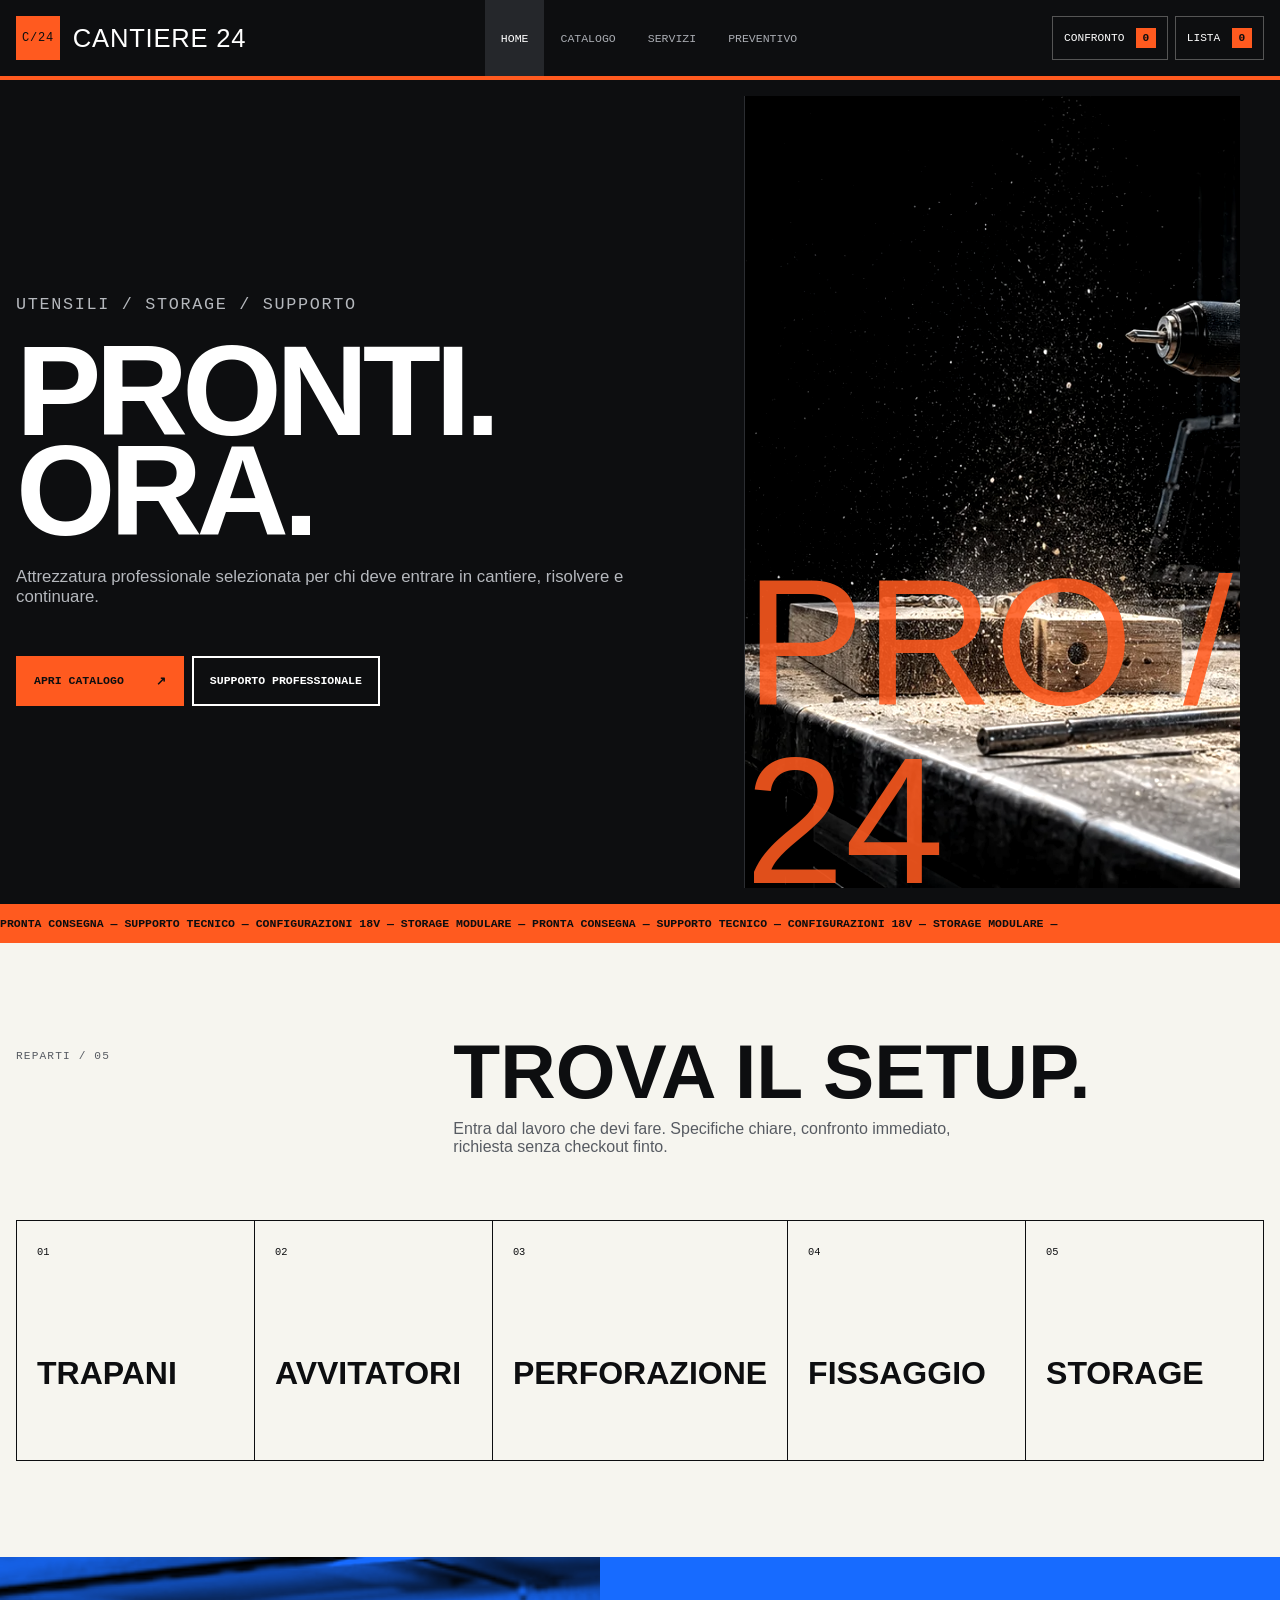
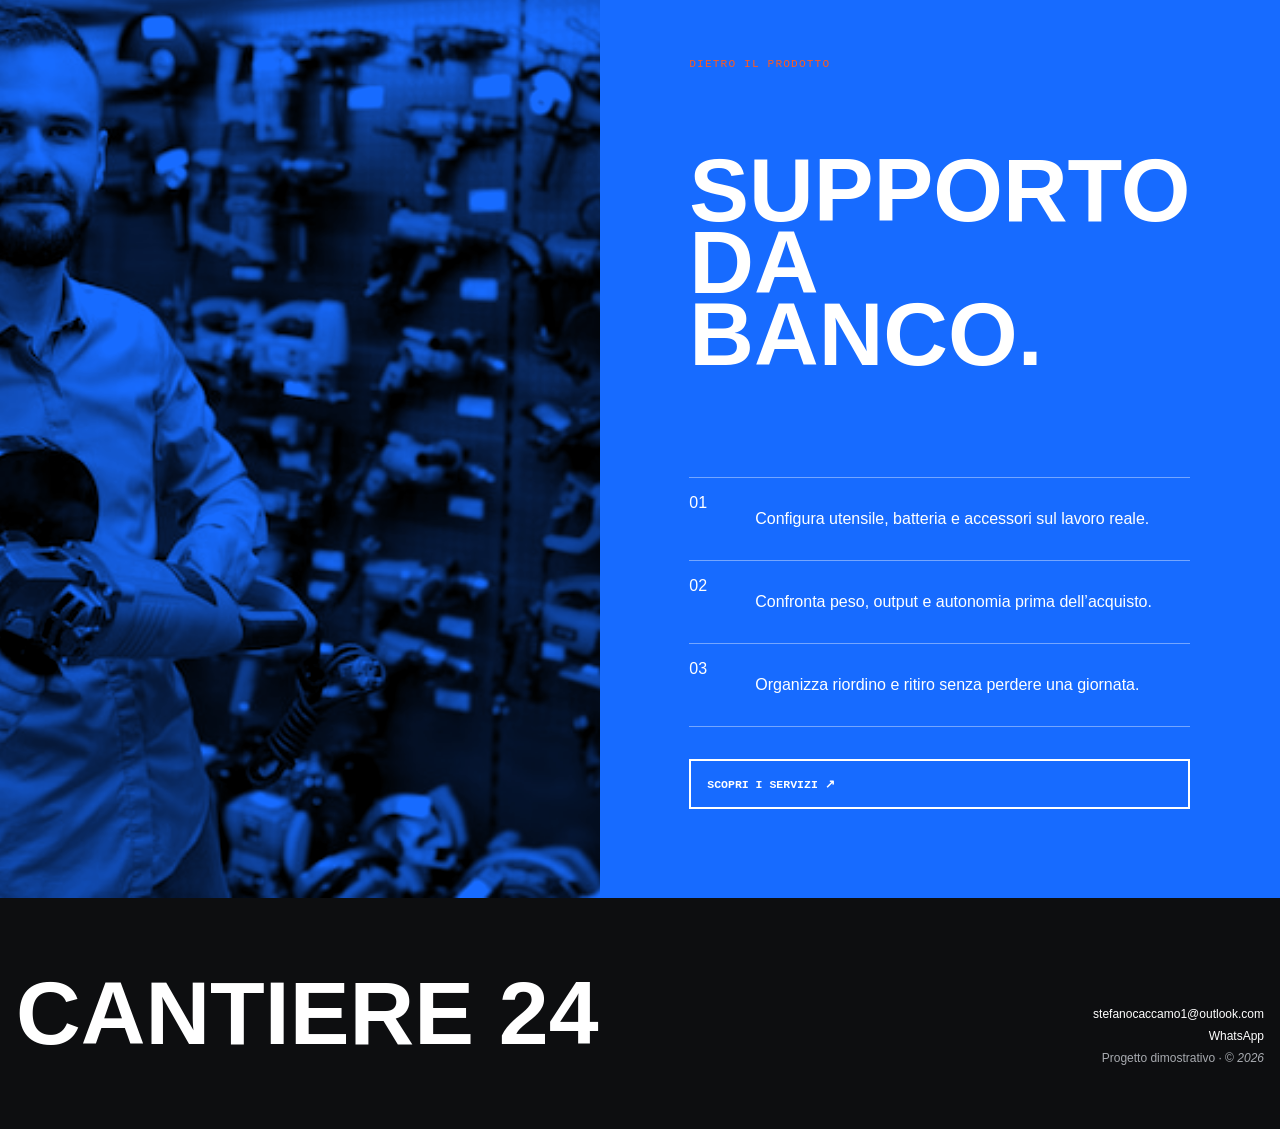
<file: index.html>
<!DOCTYPE html>
<html lang="it">
<head>
<meta charset="UTF-8">
<meta name="viewport" content="width=device-width,initial-scale=1">
<meta name="description" content="Cantiere 24: utensili, storage e supporto tecnico per professionisti.">
<title>Cantiere 24 — Pronti al lavoro</title><link rel="icon" type="image/svg+xml" href="images/favicon.svg">
<link rel="stylesheet" href="assets/css/styles.css">
</head>
<body data-page="home">
<header class="site-header"><a class="brand" href="index.html"><span class="brand-mark">C/24</span>CANTIERE 24</a><button class="nav-toggle" aria-controls="nav" aria-expanded="false"><span></span><span></span><span></span></button><nav id="nav" class="site-nav"><a data-nav="home" href="index.html">Home</a><a data-nav="catalogue" href="products.html">Catalogo</a><a data-nav="services" href="services.html">Servizi</a><a data-nav="quote" href="quote.html">Preventivo</a></nav><div class="header-tools">
<a href="products.html">Confronto <b data-compare-count>0</b></a><a href="quote.html">Lista <b data-quote-count>0</b></a>
</div></header><main><section class="hero"><div class="hero-copy">
<p class="kicker">Utensili / Storage / Supporto</p>
<h1>Pronti. Ora.</h1>
<p>Attrezzatura professionale selezionata per chi deve entrare in cantiere, risolvere e continuare.</p>
<div class="hero-actions">
<a class="button button-orange" href="products.html">Apri catalogo <span>↗</span></a><a class="button" href="services.html">Supporto professionale</a>
</div>
</div>
<figure class="hero-visual"><img src="images/generated/c24-hero-v1.webp" alt="Trapani professionali su banco tecnico Cantiere 24"></figure></section><div class="ticker"><span>PRONTA CONSEGNA — SUPPORTO TECNICO — CONFIGURAZIONI 18V — STORAGE MODULARE — PRONTA CONSEGNA — SUPPORTO TECNICO — CONFIGURAZIONI 18V — STORAGE MODULARE — </span></div>
<section class="section"><header class="section-head"><p class="kicker">Reparti / 05</p>
<div>
<h2>Trova il setup.</h2>
<p>Entra dal lavoro che devi fare. Specifiche chiare, confronto immediato, richiesta senza checkout finto.</p>
</div></header><div class="category-grid">
<a href="products.html"><span>01</span><h3>Trapani</h3></a><a href="products.html"><span>02</span><h3>Avvitatori</h3></a><a href="products.html"><span>03</span><h3>Perforazione</h3></a><a href="products.html"><span>04</span><h3>Fissaggio</h3></a><a href="products.html"><span>05</span><h3>Storage</h3></a>
</div></section><section class="service-band"><img src="images/staff/male-customer-power-tool-store_255667-70055-1896572058.jpg" alt="Consulenza su utensili professionali"><div class="service-copy">
<p class="kicker">Dietro il prodotto</p>
<h2>Supporto da banco.</h2>
<div class="service-list">
<div>
<span>01</span><p>Configura utensile, batteria e accessori sul lavoro reale.</p>
</div>
<div>
<span>02</span><p>Confronta peso, output e autonomia prima dell’acquisto.</p>
</div>
<div>
<span>03</span><p>Organizza riordino e ritiro senza perdere una giornata.</p>
</div>
</div>
<a class="button" href="services.html">Scopri i servizi ↗</a>
</div></section></main><footer class="site-footer"><strong>CANTIERE 24</strong><div>
<a href="mailto:stefanocaccamo1@outlook.com">stefanocaccamo1@outlook.com</a><a href="https://wa.me/393478349694">WhatsApp</a><span>Progetto dimostrativo · © <i data-year></i></span>
</div></footer><script src="assets/js/products.js"></script><script src="assets/js/main.js"></script>
</body>
</html>
</file>
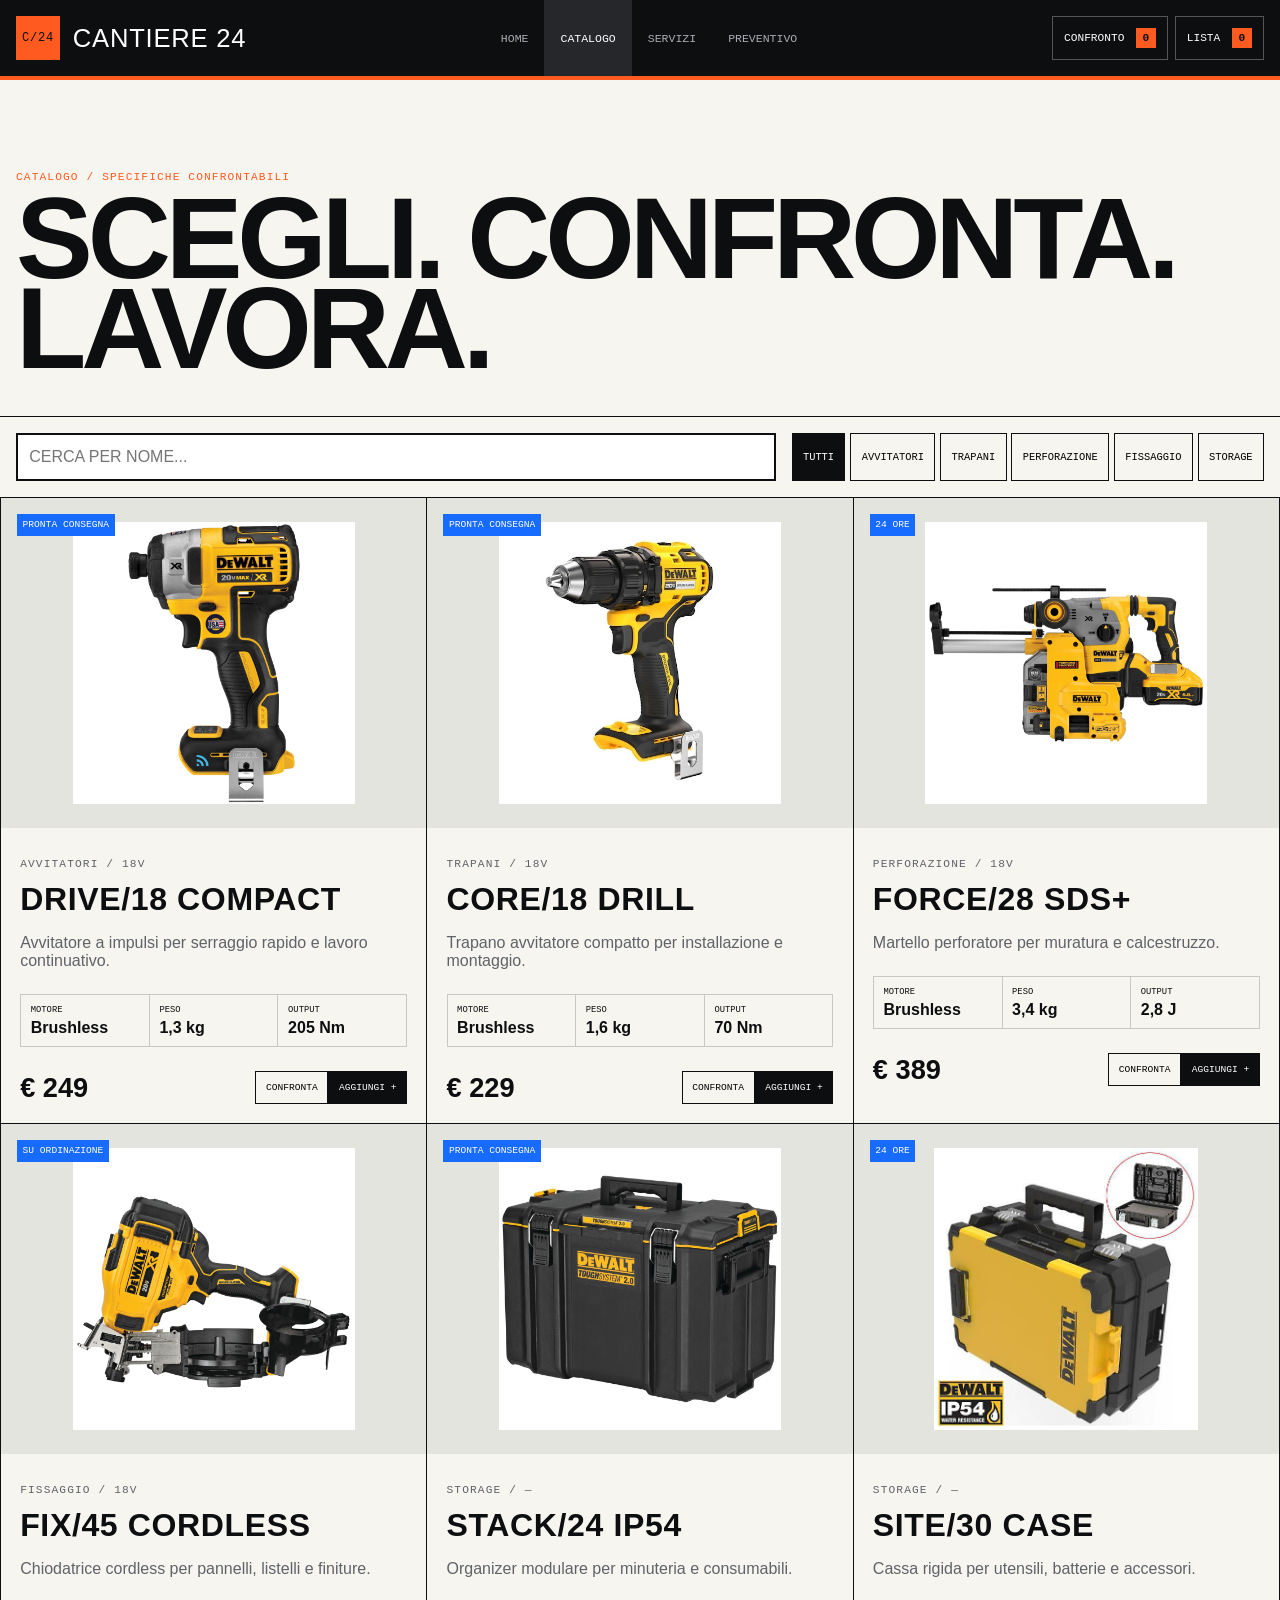
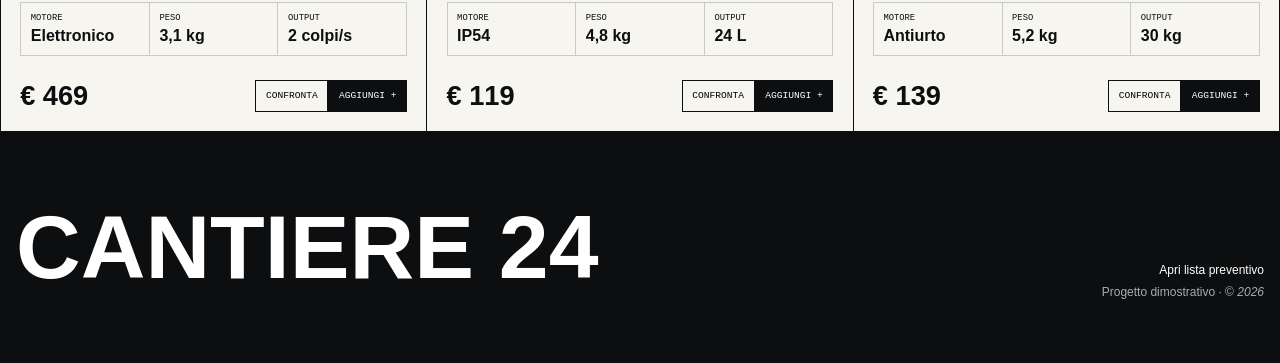
<file: products.html>
<!doctype html><html lang="it"><head><meta charset="UTF-8"><meta name="viewport" content="width=device-width,initial-scale=1"><meta name="description" content="Catalogo tecnico Cantiere 24."><title>Catalogo — Cantiere 24</title><link rel="icon" type="image/svg+xml" href="images/favicon.svg"><link rel="stylesheet" href="assets/css/styles.css"></head><body data-page="catalogue"><header class="site-header"><a class="brand" href="index.html"><span class="brand-mark">C/24</span>CANTIERE 24</a><button class="nav-toggle" aria-controls="nav" aria-expanded="false"><span></span><span></span><span></span></button><nav id="nav" class="site-nav"><a data-nav="home" href="index.html">Home</a><a data-nav="catalogue" href="products.html">Catalogo</a><a data-nav="services" href="services.html">Servizi</a><a data-nav="quote" href="quote.html">Preventivo</a></nav><div class="header-tools"><a href="#compare">Confronto <b data-compare-count>0</b></a><a href="quote.html">Lista <b data-quote-count>0</b></a></div></header><main><header class="page-header"><p class="kicker">Catalogo / Specifiche confrontabili</p><h1 class="page-title">Scegli. Confronta. Lavora.</h1></header><div class="catalog-tools"><input data-search type="search" placeholder="CERCA PER NOME..." aria-label="Cerca prodotto"><div class="categories" data-categories></div></div><section class="product-grid" data-products></section></main><aside id="compare" class="compare-panel" data-compare-panel hidden></aside><footer class="site-footer"><strong>CANTIERE 24</strong><div><a href="quote.html">Apri lista preventivo</a><span>Progetto dimostrativo · © <i data-year></i></span></div></footer><script src="assets/js/products.js"></script><script src="assets/js/main.js"></script></body></html>
</file>
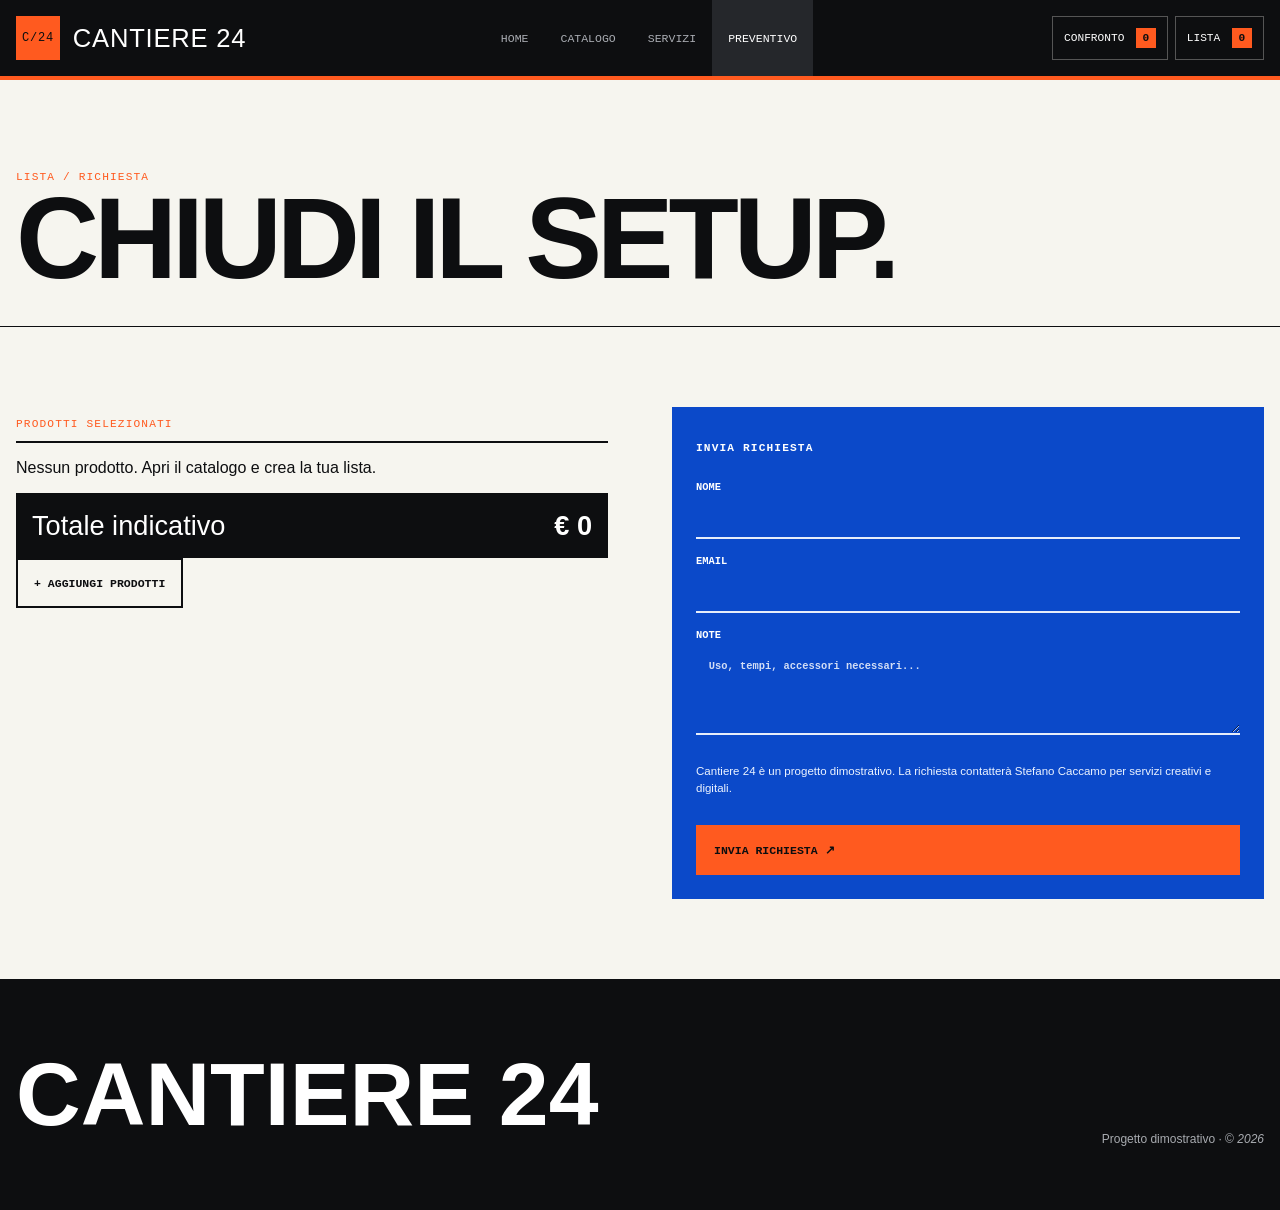
<file: quote.html>
<!doctype html><html lang="it"><head><meta charset="UTF-8"><meta name="viewport" content="width=device-width,initial-scale=1"><title>Preventivo — Cantiere 24</title><link rel="icon" type="image/svg+xml" href="images/favicon.svg"><link rel="stylesheet" href="assets/css/styles.css"></head><body data-page="quote"><header class="site-header"><a class="brand" href="index.html"><span class="brand-mark">C/24</span>CANTIERE 24</a><button class="nav-toggle" aria-controls="nav" aria-expanded="false"><span></span><span></span><span></span></button><nav id="nav" class="site-nav"><a data-nav="home" href="index.html">Home</a><a data-nav="catalogue" href="products.html">Catalogo</a><a data-nav="services" href="services.html">Servizi</a><a data-nav="quote" href="quote.html">Preventivo</a></nav><div class="header-tools"><a href="products.html">Confronto <b data-compare-count>0</b></a><a href="quote.html">Lista <b data-quote-count>0</b></a></div></header><main><header class="page-header"><p class="kicker">Lista / Richiesta</p><h1 class="page-title">Chiudi il setup.</h1></header><div class="quote-layout"><section><p class="kicker">Prodotti selezionati</p><ul class="quote-list" data-quote-list></ul><div class="quote-total"><span>Totale indicativo</span><strong>€ <span data-total>0</span></strong></div><a class="button" href="products.html">+ Aggiungi prodotti</a></section><form class="c24-form" data-quote-form><p class="kicker">Invia richiesta</p><label>Nome<input name="name" required></label><label>Email<input name="email" type="email" required></label><label>Note<textarea name="notes" rows="5" placeholder="Uso, tempi, accessori necessari..."></textarea></label><p class="demo-note">Cantiere 24 è un progetto dimostrativo. La richiesta contatterà Stefano Caccamo per servizi creativi e digitali.</p><button class="button button-orange" type="submit">Invia richiesta ↗</button></form></div></main><footer class="site-footer"><strong>CANTIERE 24</strong><div><span>Progetto dimostrativo · © <i data-year></i></span></div></footer><script src="assets/js/products.js"></script><script src="assets/js/main.js"></script></body></html>
</file>
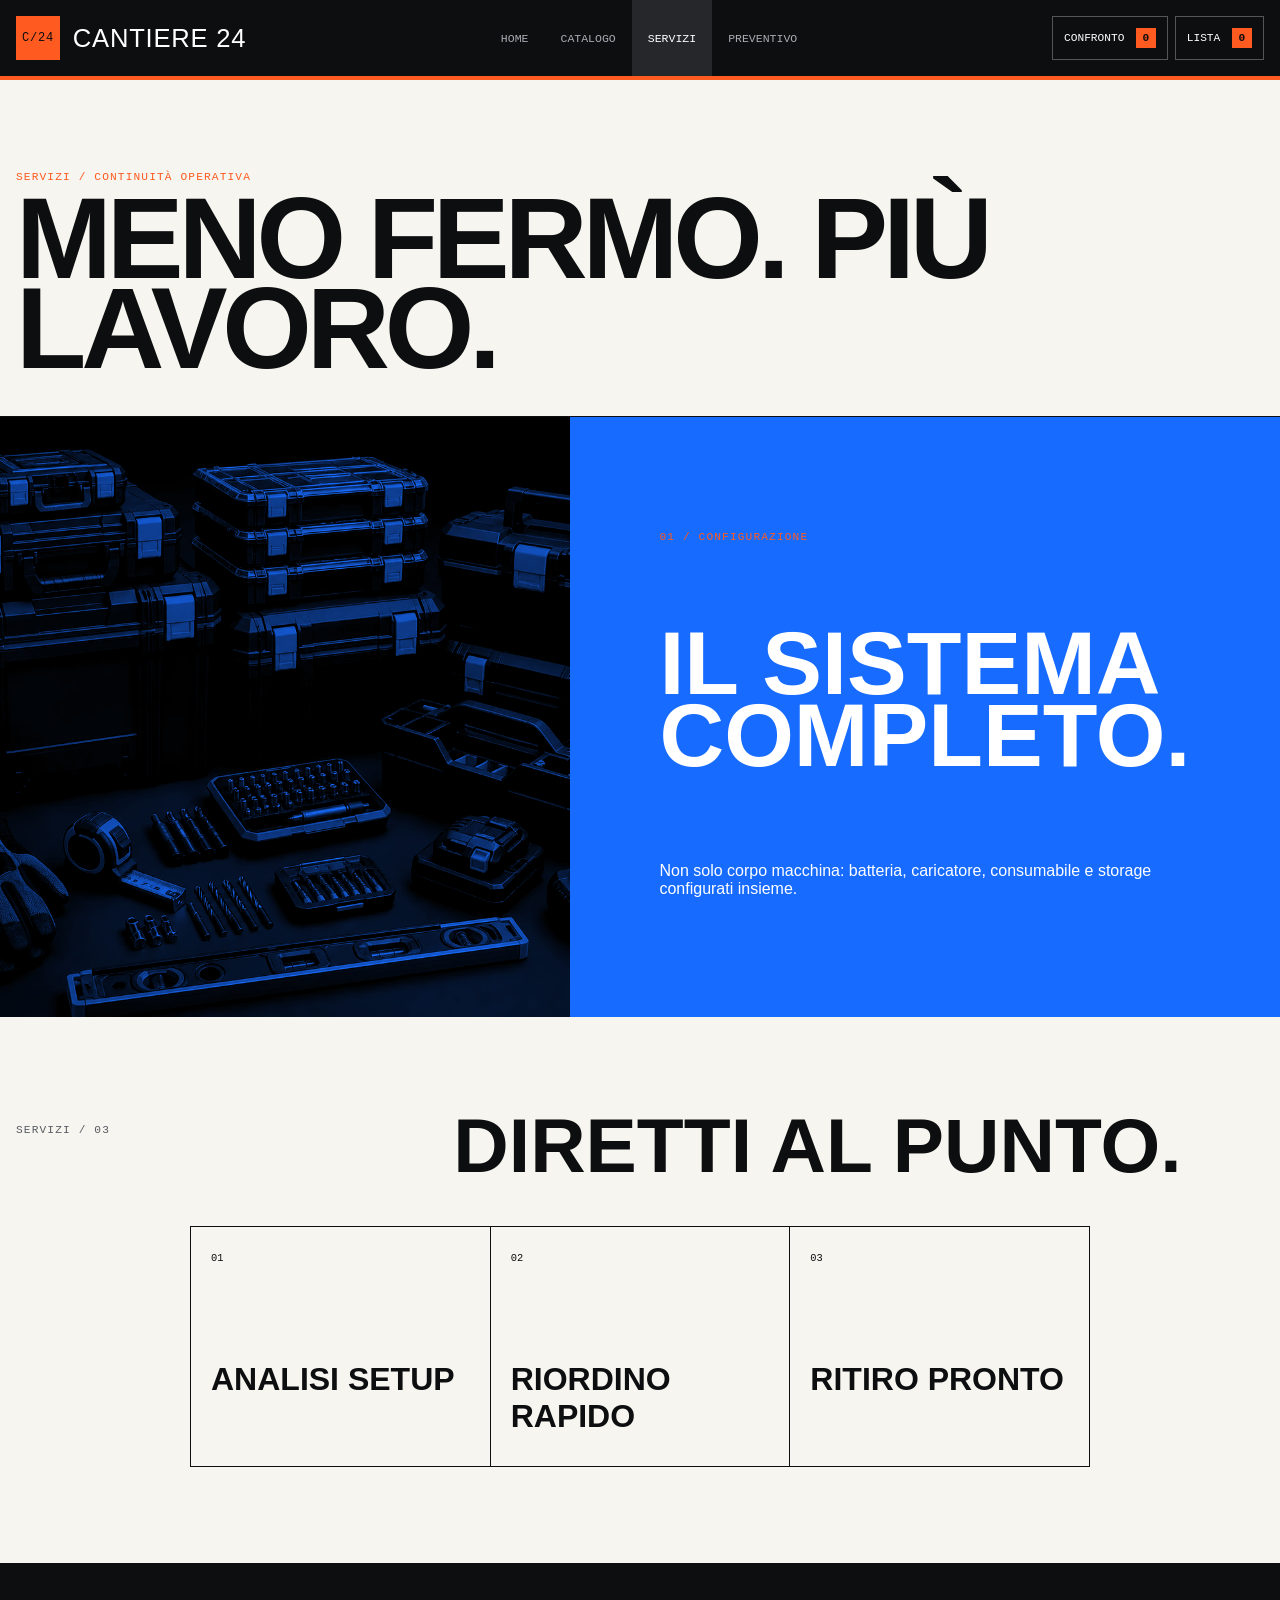
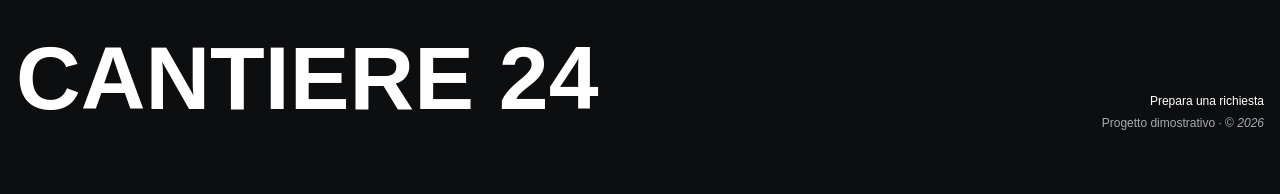
<file: services.html>
<!DOCTYPE html>
<html lang="it">
<head>
<meta charset="UTF-8">
<meta name="viewport" content="width=device-width,initial-scale=1">
<title>Servizi professionali — Cantiere 24</title><link rel="icon" type="image/svg+xml" href="images/favicon.svg">
<link rel="stylesheet" href="assets/css/styles.css">
</head>
<body data-page="services">
<header class="site-header"><a class="brand" href="index.html"><span class="brand-mark">C/24</span>CANTIERE 24</a><button class="nav-toggle" aria-controls="nav" aria-expanded="false"><span></span><span></span><span></span></button><nav id="nav" class="site-nav"><a data-nav="home" href="index.html">Home</a><a data-nav="catalogue" href="products.html">Catalogo</a><a data-nav="services" href="services.html">Servizi</a><a data-nav="quote" href="quote.html">Preventivo</a></nav><div class="header-tools">
<a href="products.html">Confronto <b data-compare-count>0</b></a><a href="quote.html">Lista <b data-quote-count>0</b></a>
</div></header><main><header class="page-header"><p class="kicker">Servizi / Continuità operativa</p>
<h1 class="page-title">Meno fermo. Più lavoro.</h1></header><section class="service-band"><img src="images/generated/c24-system-v1.webp" alt="Sistema modulare di utensili, batterie e contenitori professionali"><div class="service-copy">
<p class="kicker">01 / Configurazione</p>
<h2>Il sistema completo.</h2>
<p>Non solo corpo macchina: batteria, caricatore, consumabile e storage configurati insieme.</p>
</div></section><section class="section"><header class="section-head"><p class="kicker">Servizi / 03</p>
<div><h2>Diretti al punto.</h2></div></header><div class="category-grid service-steps">
<a><span>01</span><h3>Analisi setup</h3></a><a><span>02</span><h3>Riordino rapido</h3></a><a><span>03</span><h3>Ritiro pronto</h3></a>
</div></section></main><footer class="site-footer"><strong>CANTIERE 24</strong><div>
<a href="quote.html">Prepara una richiesta</a><span>Progetto dimostrativo · © <i data-year></i></span>
</div></footer><script src="assets/js/products.js"></script><script src="assets/js/main.js"></script>
</body>
</html>
</file>
<file: assets/css/styles.css>
:root{--black:#0d0e10;--white:#f6f5ef;--orange:#ff5a1f;--blue:#176bff;--grey:#c9c9c4;--line:#2b2d31;--mono:"Courier New",monospace;--sans:Impact,"Arial Narrow",Arial,sans-serif;--max:1380px}*{box-sizing:border-box}html{scroll-behavior:smooth}body{margin:0;color:var(--black);background:var(--white);font-family:Arial,sans-serif}img{display:block;max-width:100%}a{color:inherit;text-decoration:none}button,input,textarea{font:inherit}.site-header{position:sticky;top:0;z-index:30;display:grid;grid-template-columns:auto 1fr auto;align-items:center;min-height:76px;padding:0 max(1rem,calc((100vw - var(--max))/2));color:#fff;background:var(--black);border-bottom:4px solid var(--orange)}.brand{display:flex;align-items:center;gap:.8rem;font-family:var(--sans);font-size:1.6rem;letter-spacing:.03em}.brand-mark{display:grid;place-items:center;width:44px;height:44px;color:var(--black);background:var(--orange);font-family:var(--mono);font-size:.75rem}.site-nav{justify-self:center;display:flex;height:76px}.site-nav a{display:grid;place-items:center;padding:0 1rem;color:#a9acb2;font-family:var(--mono);font-size:.72rem;text-transform:uppercase}.site-nav a.active{color:#fff;background:#25272b}.header-tools{display:flex;gap:.4rem}.header-tools a{padding:.7rem;border:1px solid #555;font-family:var(--mono);font-size:.7rem;text-transform:uppercase}.header-tools b{display:inline-grid;place-items:center;min-width:1.25rem;height:1.25rem;margin-left:.3rem;color:var(--black);background:var(--orange)}.nav-toggle{display:none}.hero{display:grid;grid-template-columns:1.1fr .9fr;min-height:calc(100svh - 76px);color:#fff;background:var(--black)}.hero-copy{display:flex;flex-direction:column;justify-content:center;padding:clamp(2rem,6vw,7rem) max(1rem,calc((100vw - var(--max))/2))}.kicker,.micro{font-family:var(--mono);font-size:.7rem;text-transform:uppercase;letter-spacing:.1em}.kicker{color:var(--orange)}.hero h1,.page-title{margin:.6rem 0;font-family:var(--sans);font-size:clamp(4.4rem,10vw,10rem);font-weight:900;line-height:.78;text-transform:uppercase;letter-spacing:-.045em}.hero p{max-width:42rem;color:#b5b8bd;font-size:1.05rem}.hero-actions{display:flex;gap:.5rem;margin-top:2rem}.button{display:inline-flex;justify-content:space-between;gap:2rem;align-items:center;min-height:50px;padding:.75rem 1rem;border:2px solid currentColor;color:inherit;background:transparent;font-family:var(--mono);font-size:.72rem;font-weight:700;text-transform:uppercase;cursor:pointer}.button-orange{color:var(--black);background:var(--orange);border-color:var(--orange)}.button-blue{color:#fff;background:var(--blue);border-color:var(--blue)}.hero-visual{position:relative;overflow:hidden;border-left:1px solid var(--line)}.hero-visual img{width:100%;height:100%;object-fit:cover;filter:grayscale(.35) contrast(1.15)}.hero-visual::after{content:"PRO / 24";position:absolute;right:-.05em;bottom:-.13em;color:rgba(255,90,31,.88);font-family:var(--sans);font-size:clamp(6rem,14vw,15rem);line-height:1}.ticker{overflow:hidden;padding:.8rem 0;color:var(--black);background:var(--orange);font-family:var(--mono);font-size:.72rem;font-weight:700;white-space:nowrap}.ticker span{display:inline-block;animation:marquee 18s linear infinite}@keyframes marquee{to{transform:translateX(-50%)}}.section{padding:6rem max(1rem,calc((100vw - var(--max))/2))}.section-head{display:grid;grid-template-columns:.5fr 1fr;gap:2rem;margin-bottom:3rem}.section-head h2{margin:0;font-family:var(--sans);font-size:clamp(3rem,6vw,6rem);line-height:.85;text-transform:uppercase}.section-head p{max-width:34rem;color:#575b62}.category-grid{display:grid;grid-template-columns:repeat(5,1fr);border-top:1px solid var(--black);border-left:1px solid var(--black)}.category-grid a{min-height:240px;padding:1.25rem;border-right:1px solid var(--black);border-bottom:1px solid var(--black)}.category-grid span{font-family:var(--mono);font-size:.65rem}.category-grid h3{margin:6rem 0 0;font-family:var(--sans);font-size:2rem;text-transform:uppercase}.category-grid a:hover{color:#fff;background:var(--blue)}.service-band{display:grid;grid-template-columns:1fr 1fr;color:#fff;background:var(--blue)}.service-band img{height:100%;min-height:600px;object-fit:cover;filter:grayscale(1) contrast(1.2);mix-blend-mode:multiply}.service-copy{display:flex;flex-direction:column;justify-content:center;padding:clamp(2rem,7vw,7rem)}.service-copy h2{font-family:var(--sans);font-size:clamp(3rem,7vw,7rem);line-height:.8;text-transform:uppercase}.service-list{display:grid;gap:0;margin:2rem 0;border-top:1px solid rgba(255,255,255,.4)}.service-list div{display:grid;grid-template-columns:50px 1fr;gap:1rem;padding:1rem 0;border-bottom:1px solid rgba(255,255,255,.4)}.page-header{padding:5rem max(1rem,calc((100vw - var(--max))/2)) 2rem;border-bottom:1px solid var(--black)}.page-title{font-size:clamp(4rem,9vw,9rem)}.catalog-tools{position:sticky;top:76px;z-index:20;display:grid;grid-template-columns:1fr auto;gap:1rem;padding:1rem max(1rem,calc((100vw - var(--max))/2));background:var(--white);border-bottom:1px solid var(--black)}.catalog-tools input{min-height:48px;padding:.7rem;border:2px solid var(--black);border-radius:0;background:#fff}.categories{display:flex;gap:.3rem;overflow:auto}.categories button{padding:.65rem;border:1px solid var(--black);background:transparent;font-family:var(--mono);font-size:.65rem;text-transform:uppercase;white-space:nowrap}.categories button.active{color:#fff;background:var(--black)}.product-grid{display:grid;grid-template-columns:repeat(3,1fr);border-left:1px solid var(--black)}.product{border-right:1px solid var(--black);border-bottom:1px solid var(--black)}.product-visual{position:relative;height:330px;background:#e4e4df}.product-visual img{width:100%;height:100%;object-fit:contain;padding:1.5rem}.product-visual>span{position:absolute;top:1rem;left:1rem;z-index:1;padding:.35rem;color:#fff;background:var(--blue);font-family:var(--mono);font-size:.6rem;text-transform:uppercase}.product-info{padding:1.2rem}.product-info h2{margin:.3rem 0;font-family:var(--sans);font-size:2rem;letter-spacing:.02em}.product-info>p{color:#5f6267}.product-info dl{display:grid;grid-template-columns:repeat(3,1fr);margin:1.5rem 0;border-top:1px solid var(--grey);border-left:1px solid var(--grey)}.product-info dl div{padding:.6rem;border-right:1px solid var(--grey);border-bottom:1px solid var(--grey)}dt{font-family:var(--mono);font-size:.55rem;text-transform:uppercase}dd{margin:.25rem 0 0;font-weight:700}.product-bottom{display:flex;align-items:center;justify-content:space-between;gap:.5rem}.product-bottom>strong{font-family:var(--sans);font-size:1.7rem}.product-bottom button{padding:.6rem;border:1px solid var(--black);background:transparent;font-family:var(--mono);font-size:.6rem;text-transform:uppercase;cursor:pointer}.product-bottom .add{color:#fff;background:var(--black)}.compare-panel{position:fixed;right:1rem;bottom:1rem;left:1rem;z-index:40;padding:1rem;color:#fff;background:var(--black);box-shadow:0 20px 60px rgba(0,0,0,.35)}.compare-panel header{display:flex;justify-content:space-between;margin-bottom:.7rem;font-family:var(--mono);text-transform:uppercase}.compare-panel button{color:#fff;border:0;background:transparent}.compare-grid{display:grid;grid-template-columns:repeat(3,1fr);gap:1px;background:#444}.compare-grid article{padding:1rem;background:var(--black)}.compare-grid h3{margin:.4rem 0;font-family:var(--sans);font-size:1.4rem}.quote-layout{display:grid;grid-template-columns:1fr 1fr;gap:4rem;padding:5rem max(1rem,calc((100vw - var(--max))/2))}.quote-list{margin:0;padding:0;list-style:none;border-top:2px solid var(--black)}.quote-list li{display:grid;grid-template-columns:1fr auto auto;gap:1rem;padding:1rem 0;border-bottom:1px solid var(--black)}.quote-list button{border:0;background:transparent;font-size:1.3rem}.quote-total{display:flex;justify-content:space-between;padding:1rem;color:#fff;background:var(--black);font-family:var(--sans);font-size:1.7rem}.c24-form{display:grid;gap:1rem;padding:1.5rem;color:#fff;background:var(--blue)}.c24-form label{display:grid;gap:.4rem;font-family:var(--mono);font-size:.65rem;text-transform:uppercase}.c24-form input,.c24-form textarea{padding:.8rem;border:0;border-bottom:2px solid #fff;color:#fff;background:transparent}.c24-form input::placeholder,.c24-form textarea::placeholder{color:#c7d8ff}.demo-note{font-size:.72rem}.site-footer{display:grid;grid-template-columns:1fr auto;gap:2rem;padding:4rem max(1rem,calc((100vw - var(--max))/2));color:#fff;background:var(--black)}.site-footer strong{font-family:var(--sans);font-size:clamp(3rem,7vw,7rem)}.site-footer div:last-child{display:grid;align-content:end;gap:.5rem;text-align:right;color:#a8abb0;font-size:.75rem}.site-footer a{color:#fff}
@media(max-width:900px){.site-header{grid-template-columns:1fr auto}.header-tools{display:none}.nav-toggle{display:grid;gap:4px;width:46px;height:46px;padding:12px;border:1px solid #555;background:transparent}.nav-toggle span{height:2px;background:#fff}.site-nav{position:fixed;top:76px;right:0;left:0;display:none;height:auto;padding:1rem;background:var(--black)}.site-nav.open{display:grid}.site-nav a{padding:1rem}.hero{grid-template-columns:1fr}.hero-visual{min-height:460px}.category-grid{grid-template-columns:repeat(2,1fr)}.product-grid{grid-template-columns:repeat(2,1fr)}.service-band{grid-template-columns:1fr}.catalog-tools{grid-template-columns:1fr}.quote-layout{grid-template-columns:1fr}}
@media(max-width:560px){.hero h1{font-size:clamp(4rem,23vw,7rem)}.hero-visual{min-height:360px}.section{padding:4rem 1rem}.section-head{grid-template-columns:1fr}.category-grid{grid-template-columns:1fr}.category-grid a{min-height:170px}.category-grid h3{margin-top:3rem}.product-grid{grid-template-columns:1fr}.compare-grid{grid-template-columns:1fr}.compare-grid article:nth-child(n+3){display:none}.quote-layout{padding:3rem 1rem}.site-footer{grid-template-columns:1fr}.site-footer div:last-child{text-align:left}.hero-actions{display:grid}.button{width:100%}}

/* Services: three complete steps, centered as one intentional process. */
.service-steps {
  grid-template-columns: repeat(3, minmax(0, 1fr));
  width: min(100%, 900px);
  margin-inline: auto;
}

@media (max-width: 700px) {
  .service-steps {
    grid-template-columns: 1fr;
  }
}

/* Quote form: retain the blue identity with clearer small-text contrast. */
.c24-form {
  background: #0b49c9;
}

.c24-form .kicker,
.c24-form label {
  color: #fff;
  font-weight: 700;
}

.c24-form input,
.c24-form textarea {
  border-bottom-color: rgba(255, 255, 255, 0.9);
  caret-color: #fff;
}

.c24-form input:focus,
.c24-form textarea:focus {
  outline: 2px solid #fff;
  outline-offset: 4px;
  background: rgba(255, 255, 255, 0.07);
}

.c24-form input::placeholder,
.c24-form textarea::placeholder {
  color: rgba(255, 255, 255, 0.82);
  opacity: 1;
}

.c24-form .demo-note {
  color: #edf4ff;
  line-height: 1.5;
}

@media(prefers-reduced-motion:reduce){html{scroll-behavior:auto}.ticker span{animation:none}.button{transition:none}}

/* Mobile navigation: industrial control-panel treatment. */
@media(max-width:900px){
  body:has(.site-nav.open){overflow:hidden}
  .nav-toggle{position:relative;z-index:2;place-content:center;gap:6px;transition:background .2s,border-color .2s}
  .nav-toggle::after{content:"24";position:absolute;right:3px;bottom:1px;color:var(--orange);font-family:var(--mono);font-size:.48rem;font-weight:700}
  .nav-toggle span{width:20px;transform-origin:center;transition:transform .2s,opacity .15s}
  .nav-toggle[aria-expanded="true"]{border-color:var(--orange);background:var(--orange)}
  .nav-toggle[aria-expanded="true"]::after{color:var(--black)}
  .nav-toggle[aria-expanded="true"] span{grid-area:1/1;background:var(--black)}
  .nav-toggle[aria-expanded="true"] span:nth-child(1){transform:rotate(45deg)}
  .nav-toggle[aria-expanded="true"] span:nth-child(2){opacity:0}
  .nav-toggle[aria-expanded="true"] span:nth-child(3){transform:rotate(-45deg)}
  .site-nav.open{counter-reset:c24-nav;inset:76px 0 0;display:grid;grid-template-columns:repeat(2,minmax(0,1fr));align-content:center;height:auto;padding:1rem;overflow:auto;background:linear-gradient(145deg,transparent 0 70%,rgba(23,107,255,.2) 70%),var(--black)}
  .site-nav.open::before{content:"C/24  /  MAIN CONTROL";grid-column:1/-1;padding:.7rem;color:var(--orange);border:1px solid var(--line);border-bottom:0;font-family:var(--mono);font-size:.62rem;letter-spacing:.14em}
  .site-nav.open a{counter-increment:c24-nav;position:relative;display:flex;align-items:flex-end;justify-content:space-between;min-height:clamp(7rem,30vw,11rem);padding:1rem;color:#fff;border:1px solid var(--line);font-family:var(--sans);font-size:clamp(1.25rem,6vw,2.5rem);letter-spacing:.02em}
  .site-nav.open a::before{content:"0" counter(c24-nav);position:absolute;top:.8rem;left:.9rem;color:var(--orange);font-family:var(--mono);font-size:.58rem}
  .site-nav.open a::after{content:"↗";color:#777;font-family:var(--mono);font-size:.85rem}
  .site-nav.open a.active{color:var(--black);background:var(--orange)}
  .site-nav.open a.active::before,.site-nav.open a.active::after{color:var(--black)}
}
</file>
